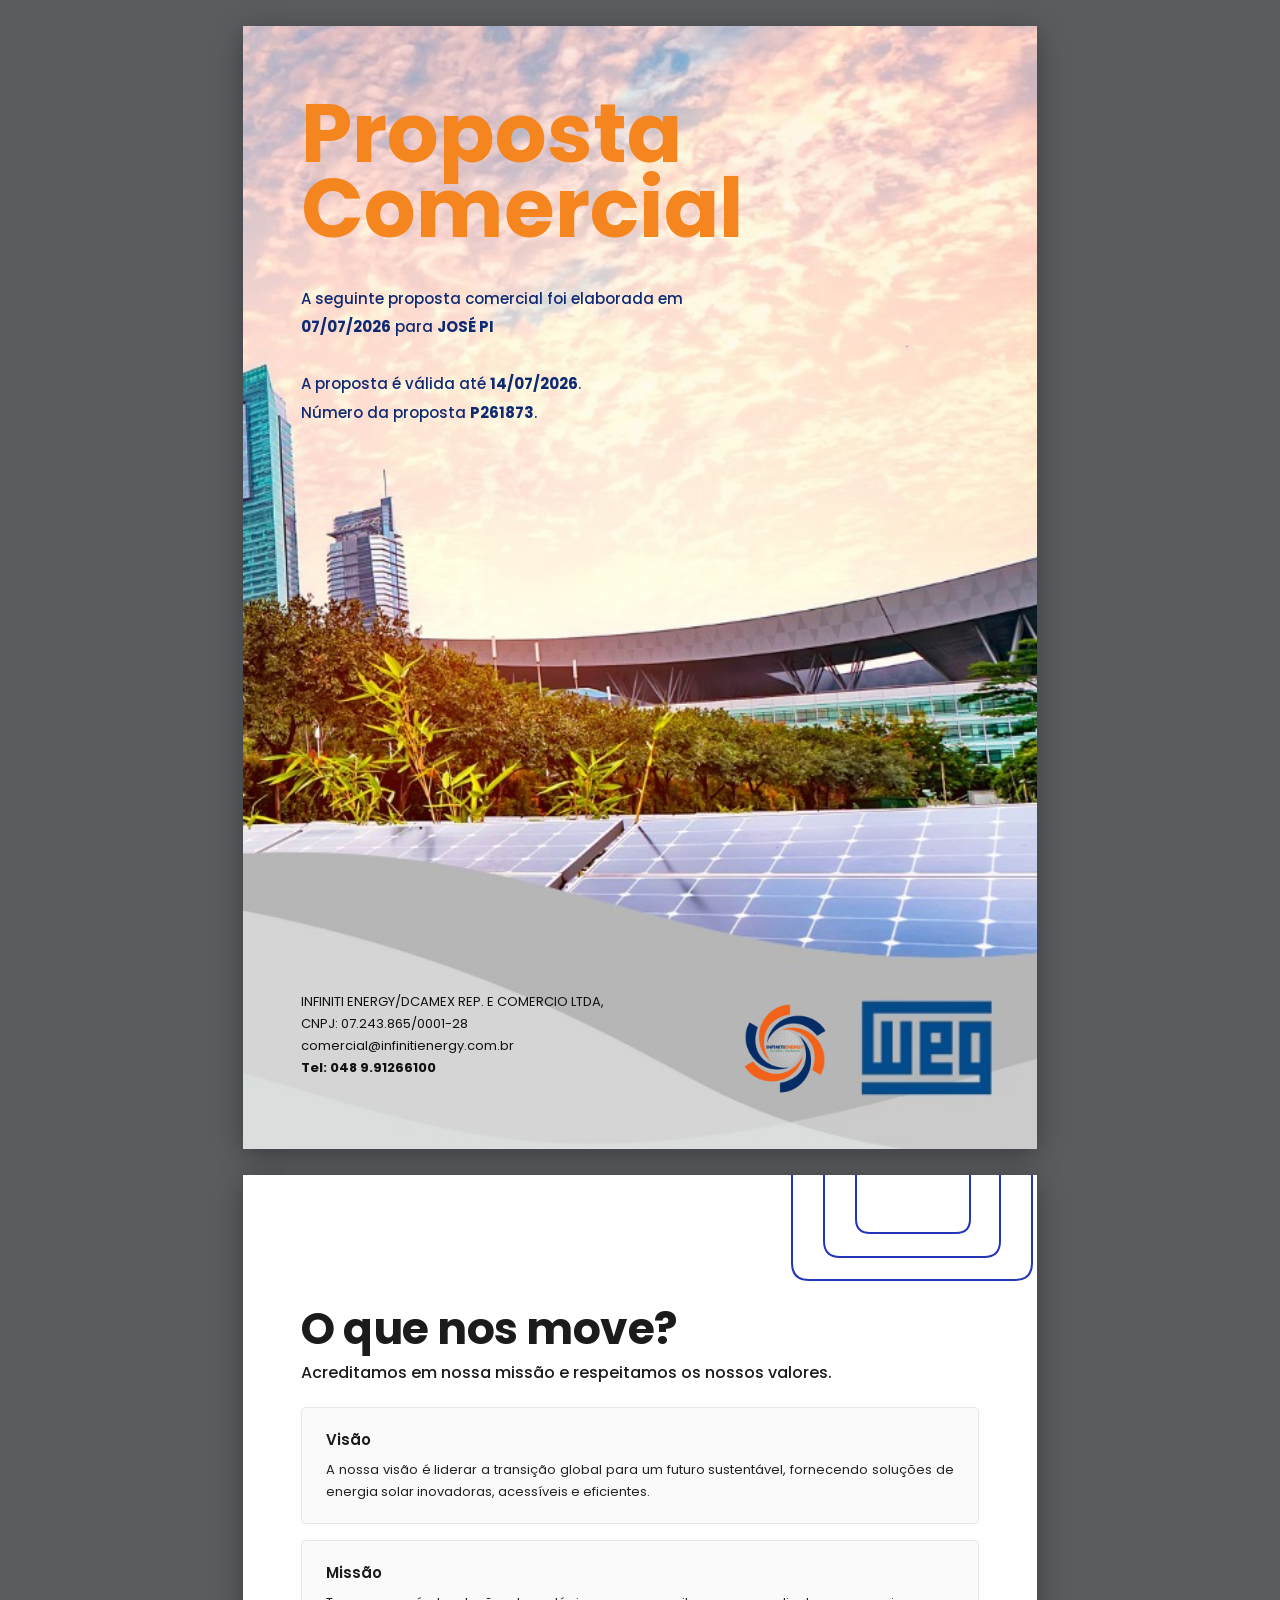
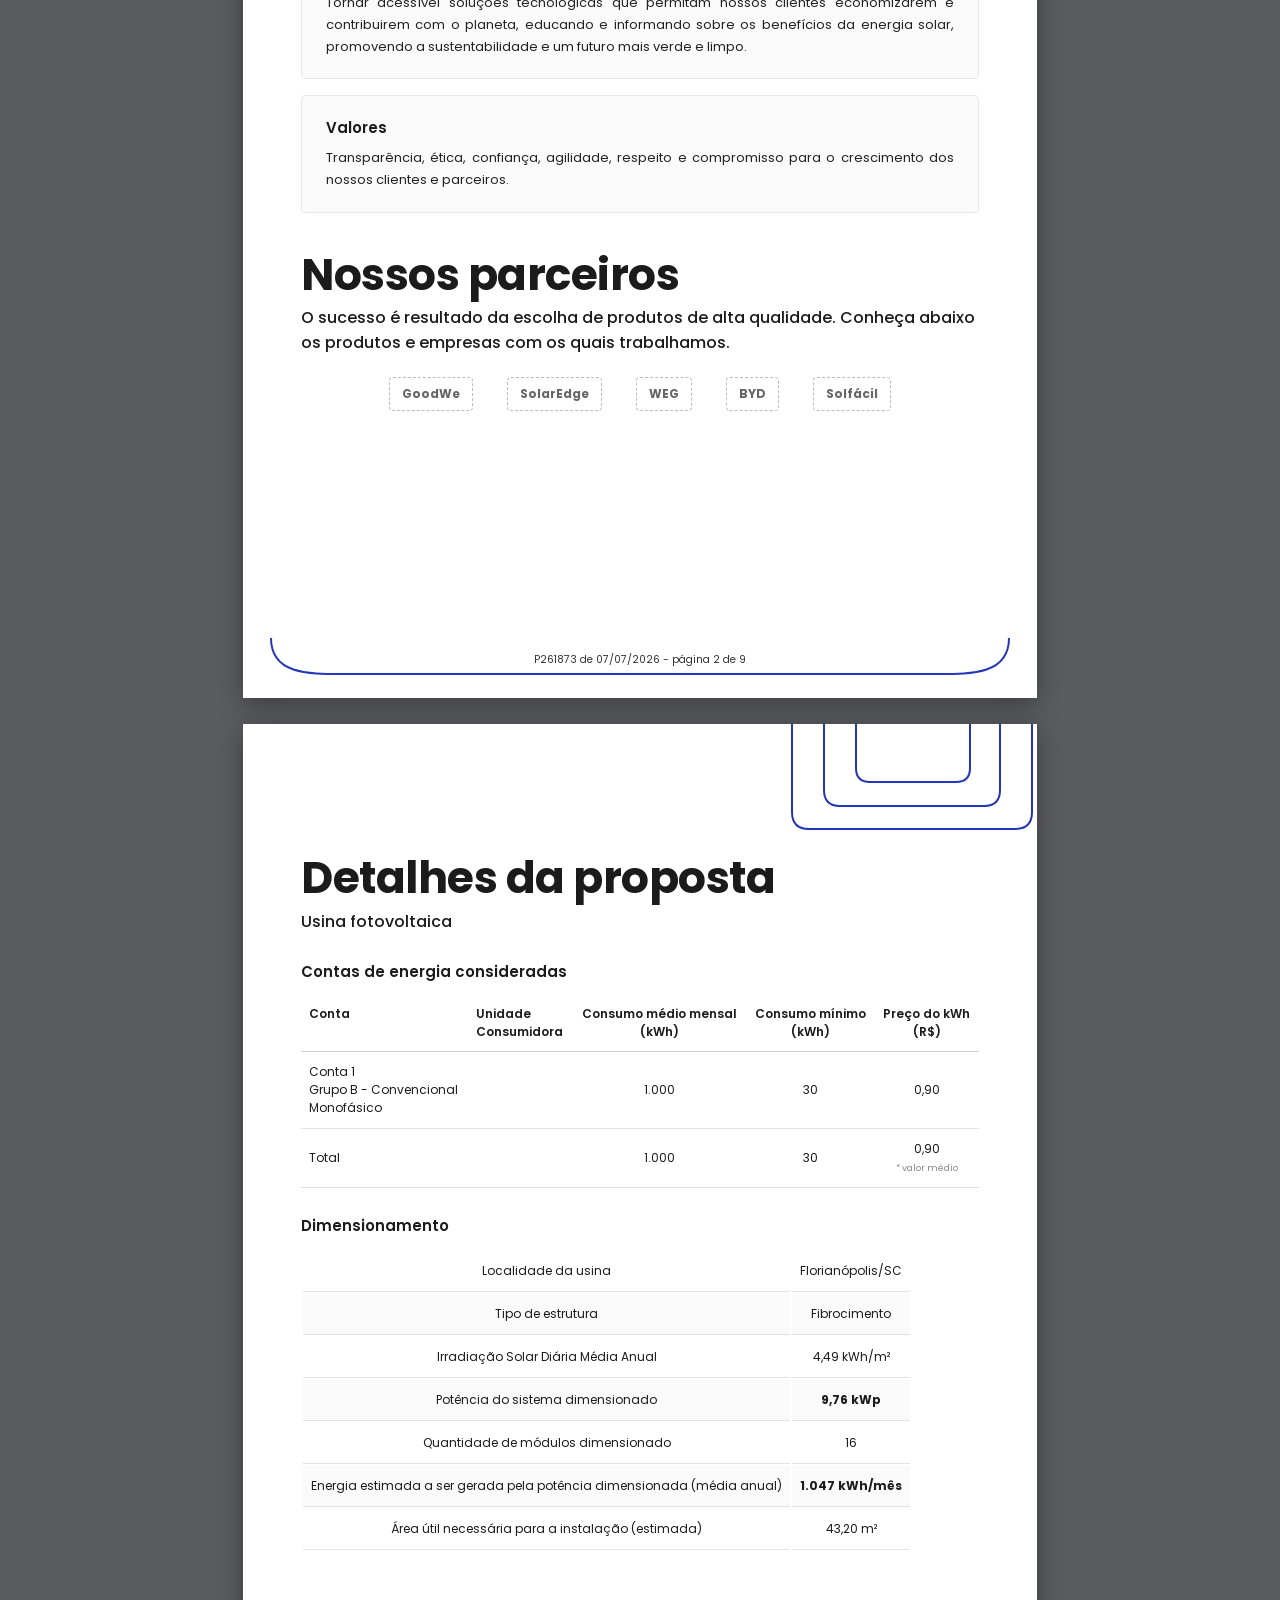
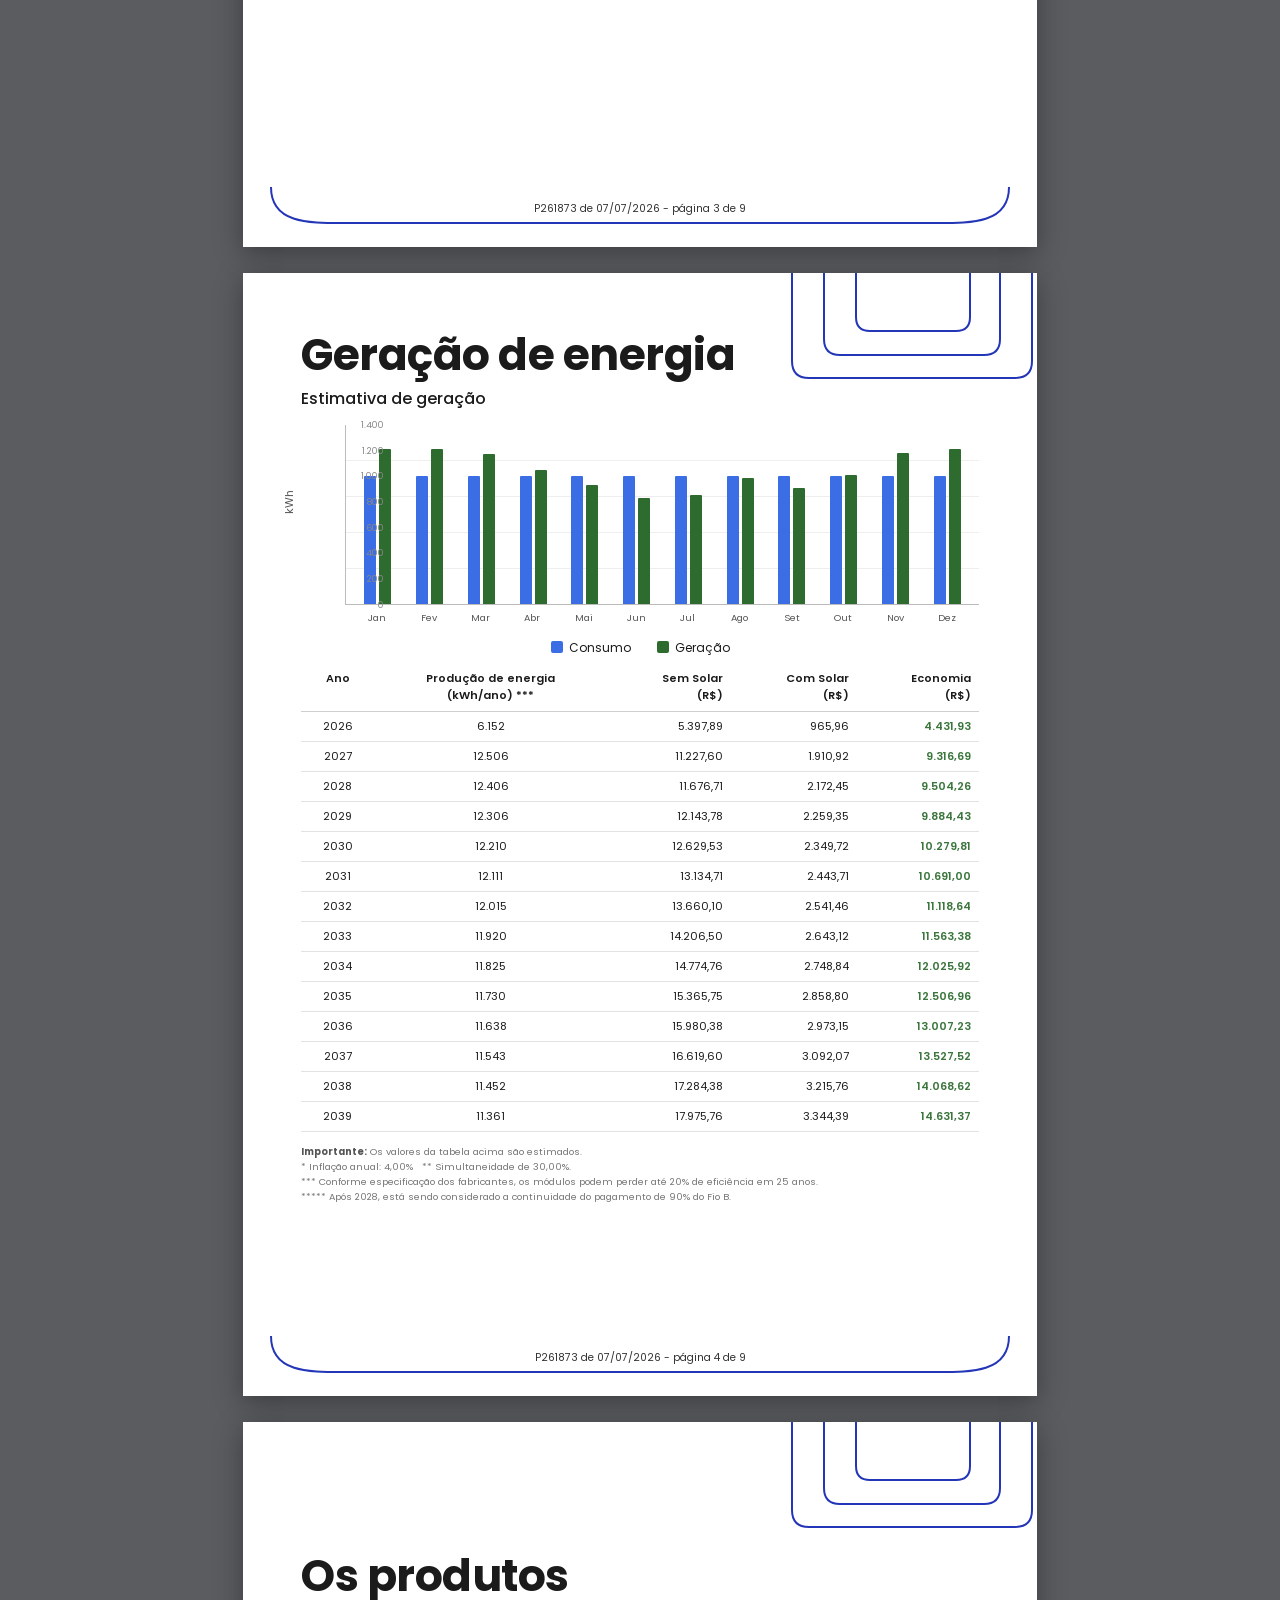
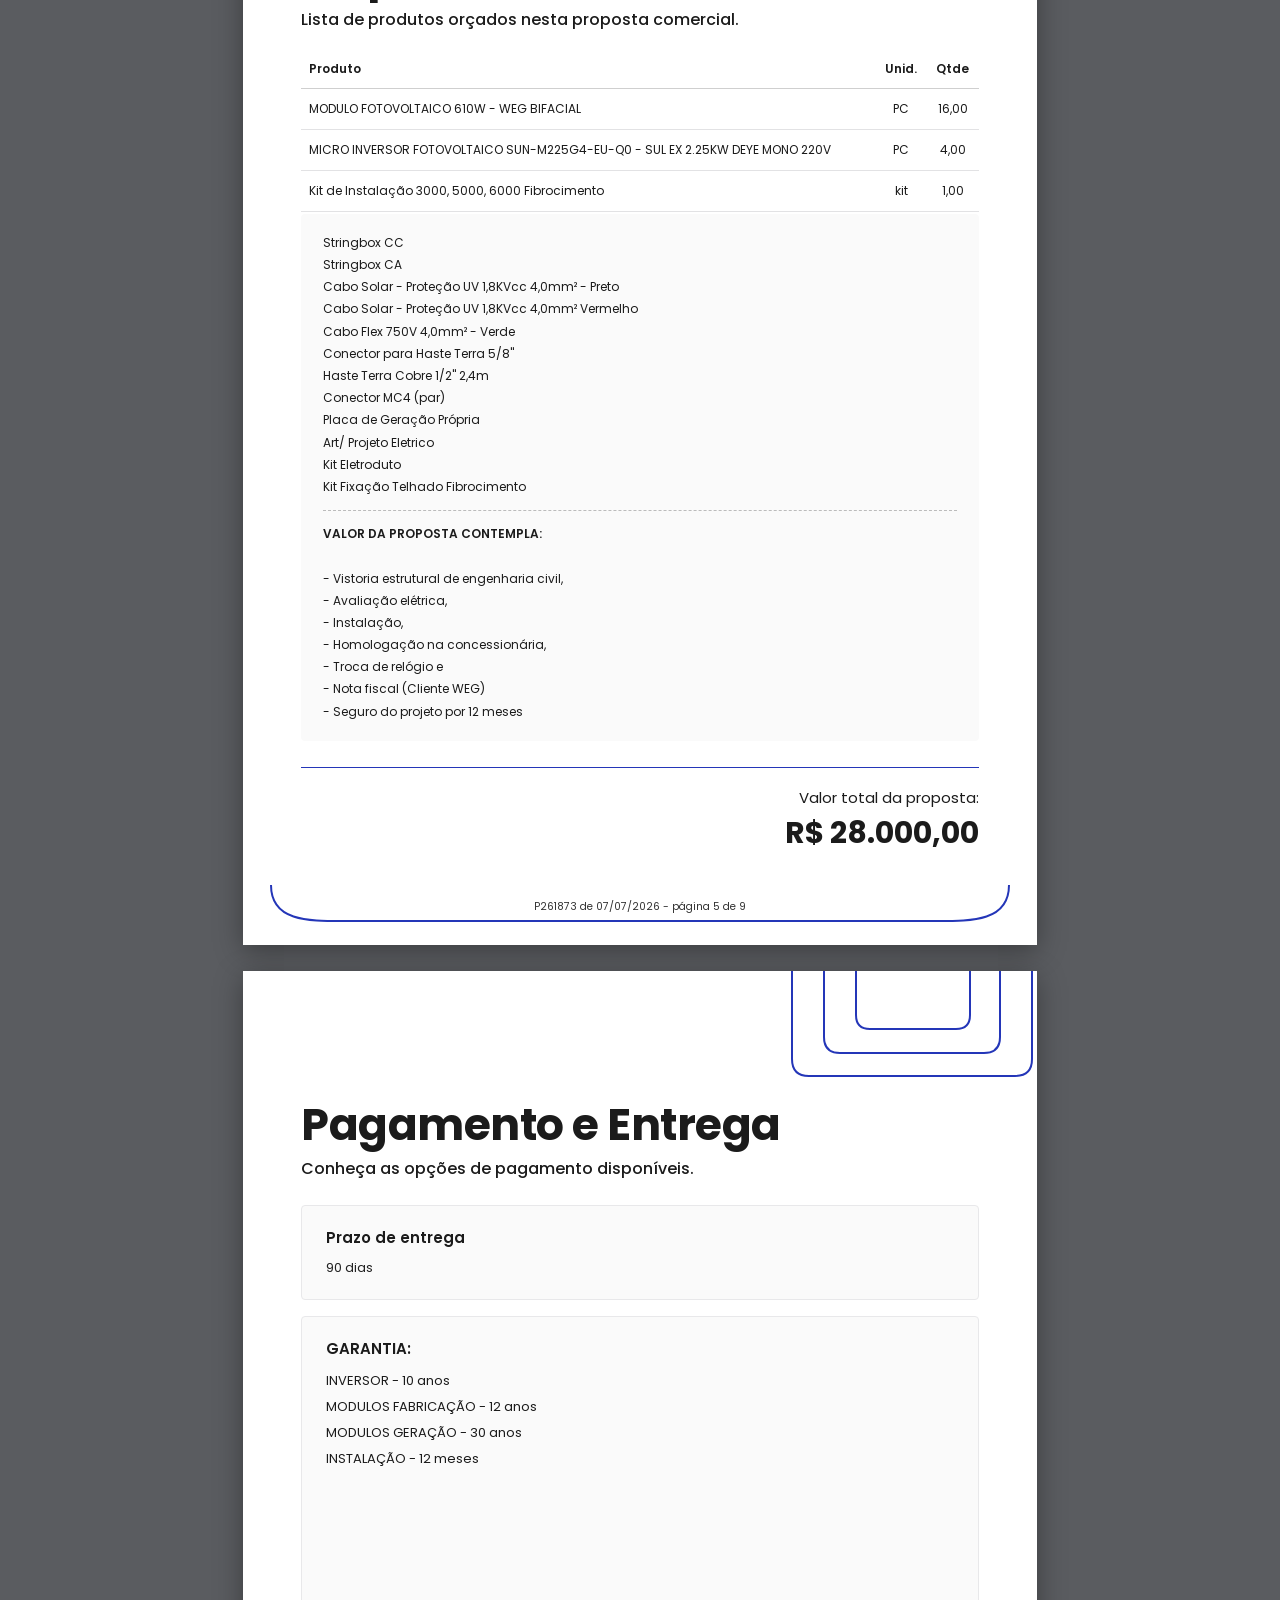
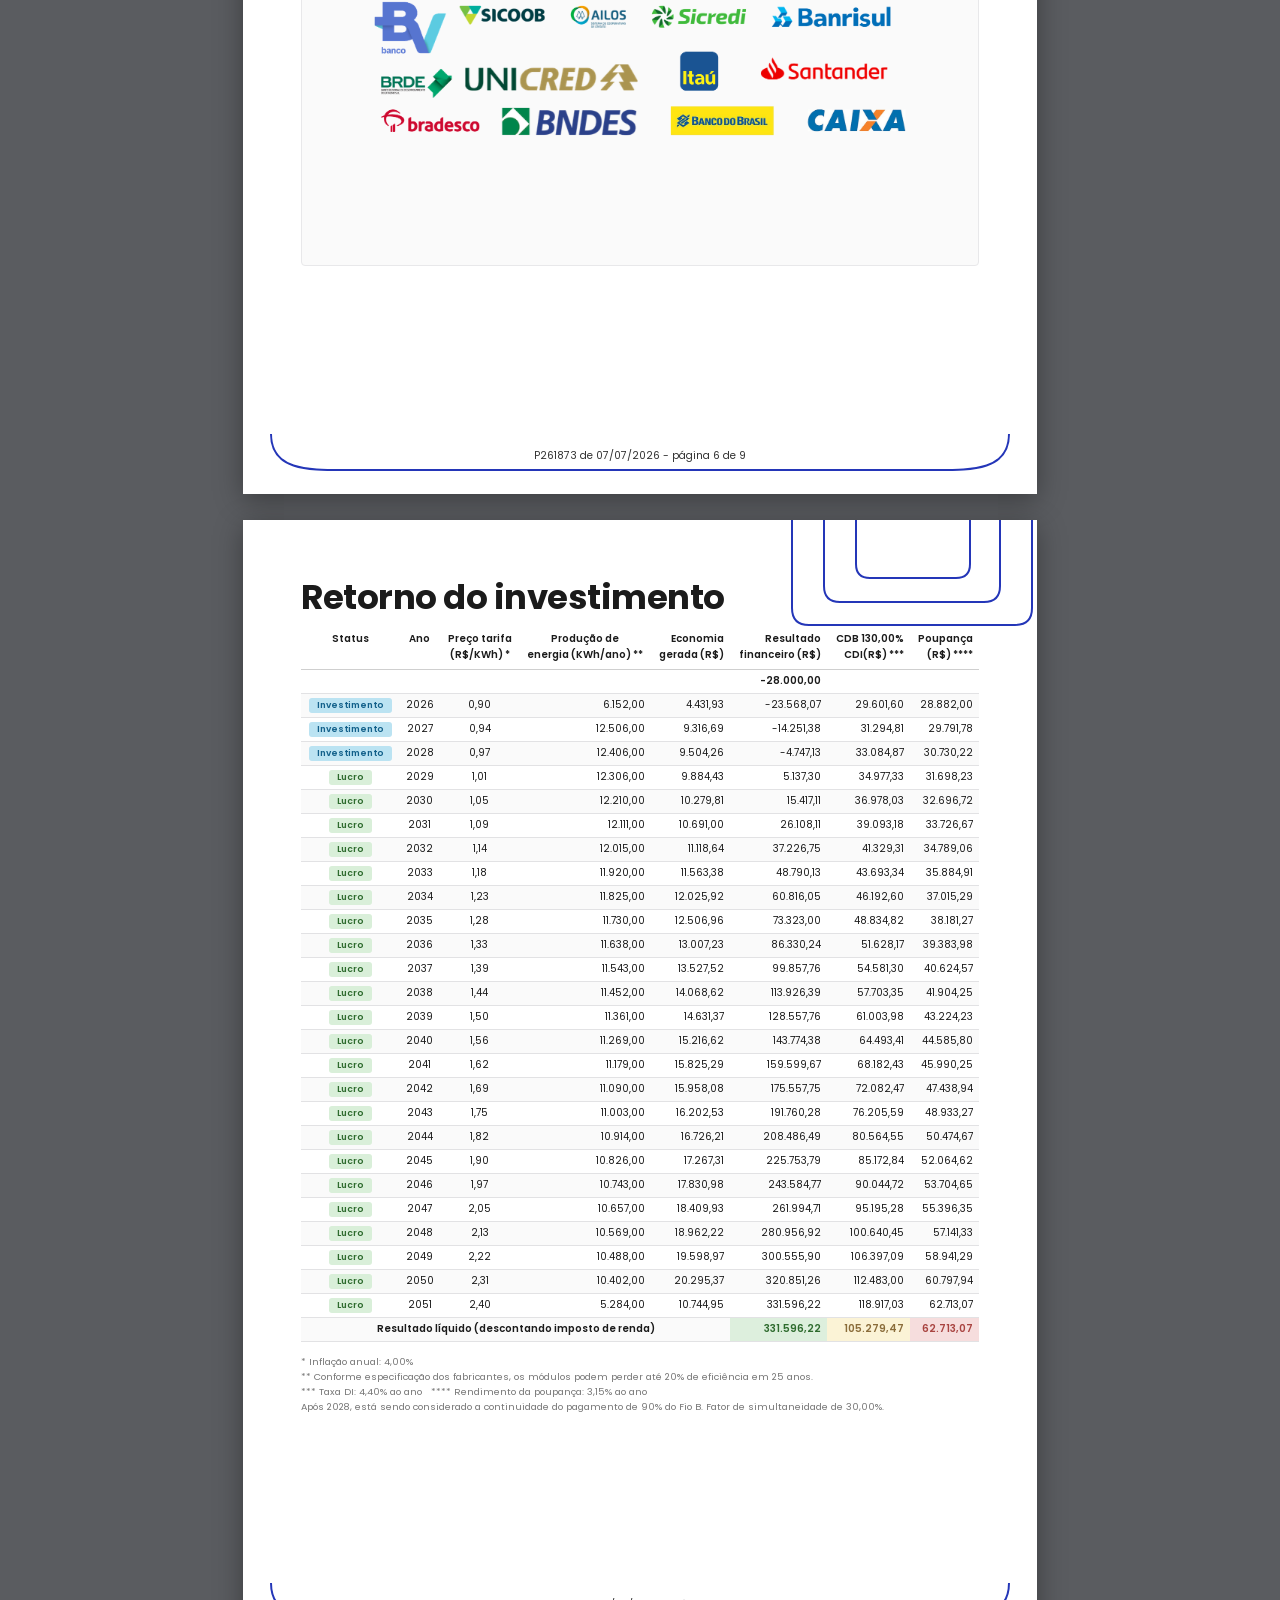
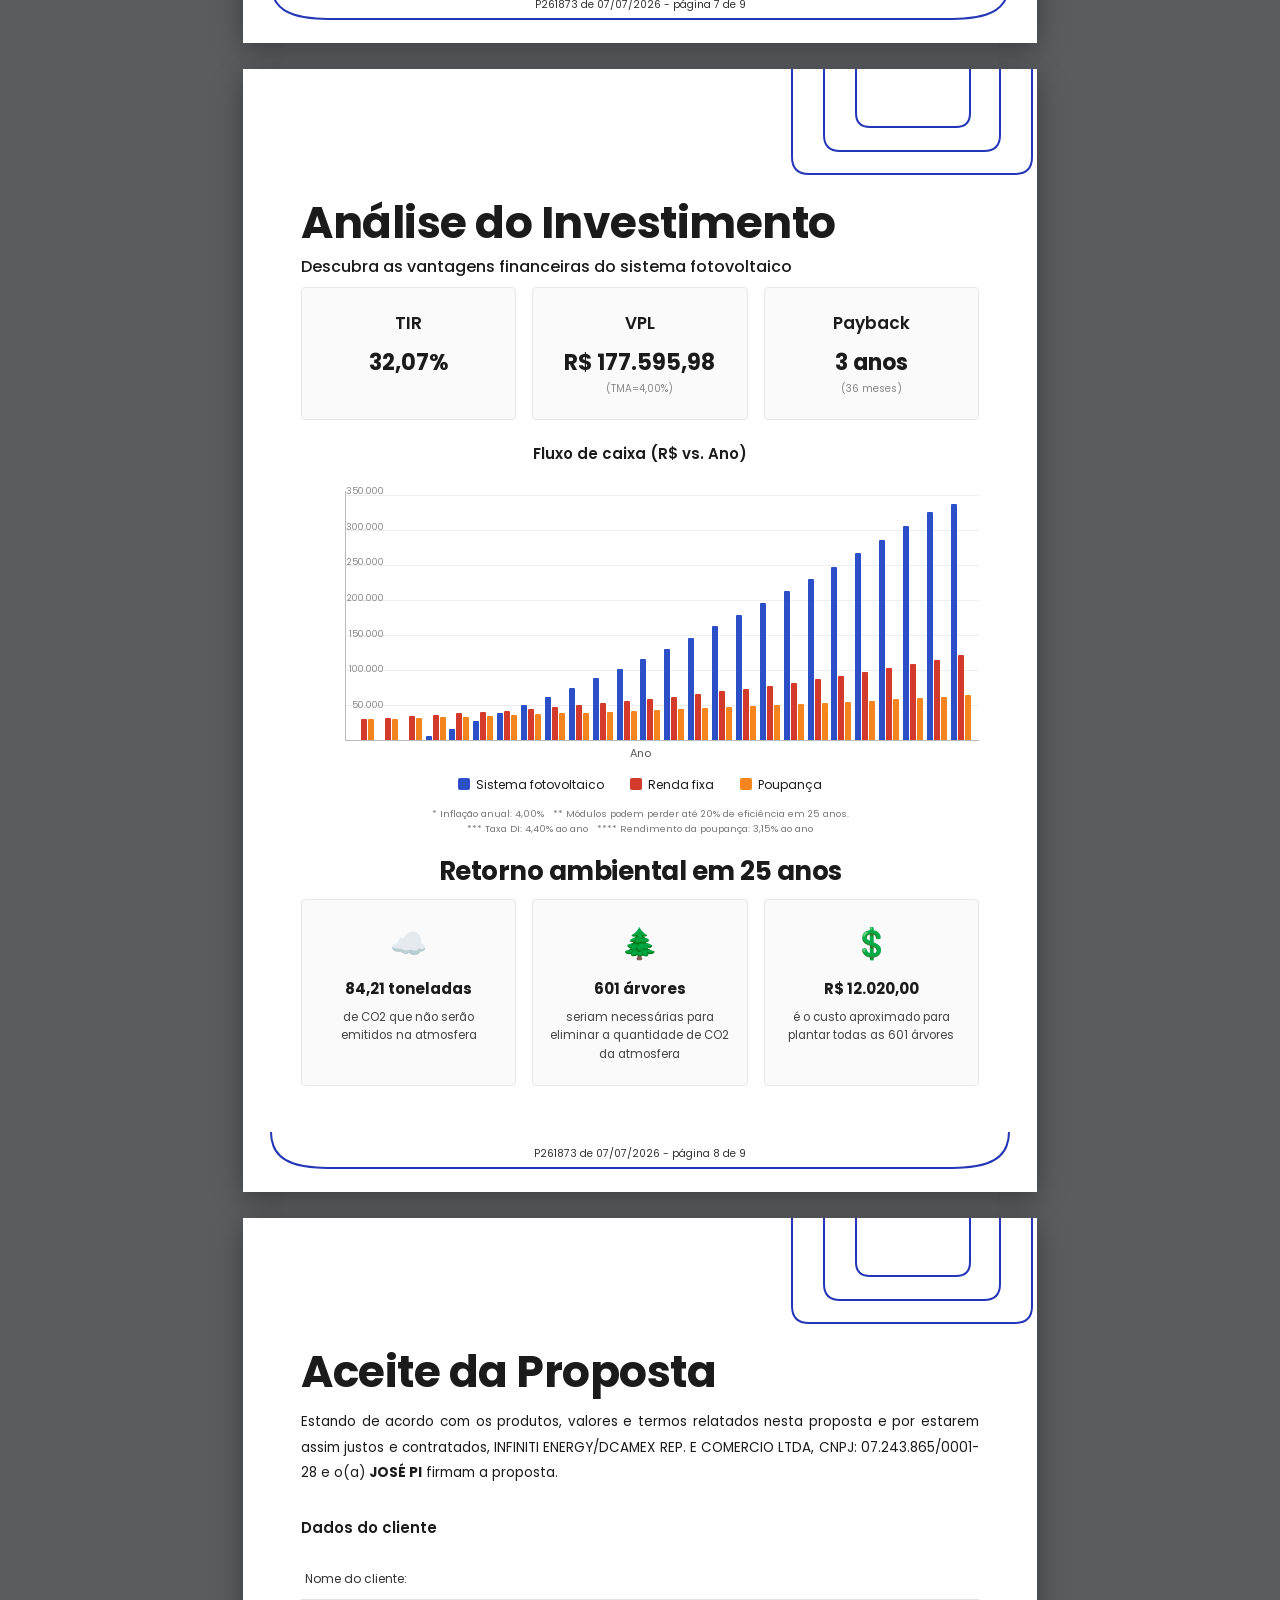
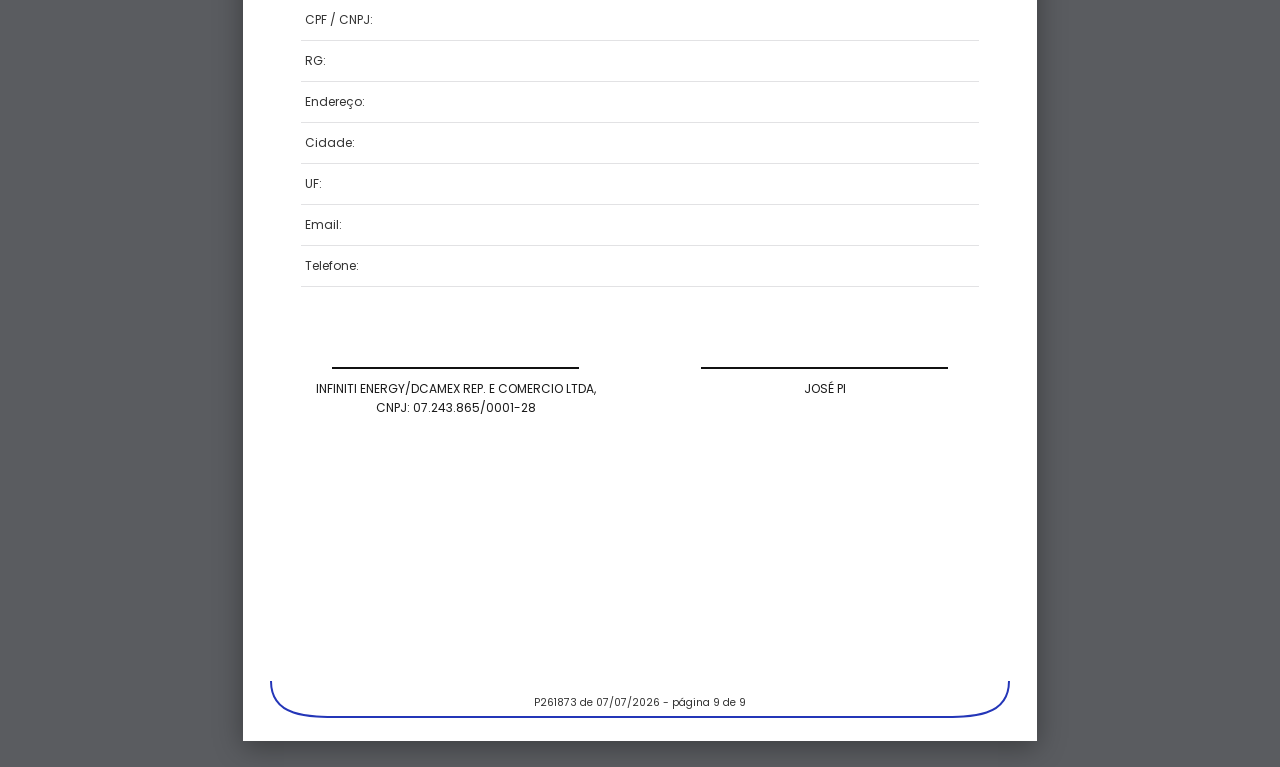
<file: index.html>
<!DOCTYPE html>
<html lang="pt-BR">
<head>
<meta charset="UTF-8">
<meta name="viewport" content="width=device-width, initial-scale=1.0">
<title>Proposta Comercial — Infiniti Energy</title>
<link rel="stylesheet" href="style.css">
</head>
<body>
<section class="page cover">
  <div class="bg"></div>
  <div class="cover-content">
    <h1 class="cover-title">Proposta<br>Comercial</h1>
    <!-- DINÂMICO: data de elaboração + nome do cliente -->
    <p class="cover-text">
      A seguinte proposta comercial foi elaborada em <strong data-field="proposta.data_elaboracao">07/07/2026</strong>
      para <strong data-field="cliente.nome">JOSÉ PI</strong><br><br>
      A proposta é válida até <strong data-field="proposta.data_validade">14/07/2026</strong>.<br>
      Número da proposta <strong data-field="proposta.numero">P261873</strong>.
    </p>
    <div class="cover-footer">
      <!-- FIXO: dados da empresa (o logo WEG já está embutido na imagem de fundo) -->
      <div class="cover-company">
        INFINITI ENERGY/DCAMEX REP. E COMERCIO LTDA,<br>
        CNPJ: 07.243.865/0001-28<br>
        comercial@infinitienergy.com.br<br>
        <span class="tel">Tel: 048 9.91266100</span>
      </div>
      <img class="cover-logo" src="assets/logo-infiniti.png" alt="Infiniti Energy">
    </div>
  </div>
</section>

<section class="page ">
<div class="deco-top"><svg viewBox="0 0 420 120" fill="none" xmlns="http://www.w3.org/2000/svg">
  <path d="M175,-20 L175,88 Q175,105 192,105 L398,105 Q415,105 415,88 L415,-20" stroke="var(--azul-deco)" stroke-width="2"/>
  <path d="M207,-20 L207,66 Q207,82 223,82 L367,82 Q383,82 383,66 L383,-20" stroke="var(--azul-deco)" stroke-width="2"/>
  <path d="M239,-20 L239,44 Q239,58 253,58 L339,58 Q353,58 353,44 L353,-20" stroke="var(--azul-deco)" stroke-width="2"/>
</svg></div>
<div class="page-inner">
<h1 class="section-title">O que nos move?</h1>
<p class="section-sub">Acreditamos em nossa missão e respeitamos os nossos valores.</p>

<!-- FIXO: textos institucionais -->
<div class="card" style="margin-top:22px">
  <h3>Visão</h3>
  <p>A nossa visão é liderar a transição global para um futuro sustentável, fornecendo soluções de energia solar inovadoras, acessíveis e eficientes.</p>
</div>
<div class="card">
  <h3>Missão</h3>
  <p>Tornar acessível soluções tecnológicas que permitam nossos clientes economizarem e contribuirem com o planeta, educando e informando sobre os benefícios da energia solar, promovendo a sustentabilidade e um futuro mais verde e limpo.</p>
</div>
<div class="card">
  <h3>Valores</h3>
  <p>Transparência, ética, confiança, agilidade, respeito e compromisso para o crescimento dos nossos clientes e parceiros.</p>
</div>

<h1 class="section-title" style="margin-top:40px">Nossos parceiros</h1>
<p class="section-sub">O sucesso é resultado da escolha de produtos de alta qualidade. Conheça abaixo os produtos e empresas com os quais trabalhamos.</p>
<!-- FIXO: logos dos fabricantes parceiros. Substituir os placeholders pelos PNGs oficiais. -->
<div class="partners">
  <span class="ph">GoodWe</span>
  <span class="ph">SolarEdge</span>
  <span class="ph">WEG</span>
  <span class="ph">BYD</span>
  <span class="ph">Solfácil</span>
</div>
</div>
<div class="deco-bottom"><svg viewBox="0 0 794 70" fill="none" preserveAspectRatio="none" xmlns="http://www.w3.org/2000/svg">
  <path d="M28,10 C28,46 64,46 100,46 L694,46 C730,46 766,46 766,10" stroke="var(--azul-deco)" stroke-width="2"/>
</svg></div><div class="footer-note">P261873 de 07/07/2026 - página 2 de 9</div>
</section>

<section class="page ">
<div class="deco-top"><svg viewBox="0 0 420 120" fill="none" xmlns="http://www.w3.org/2000/svg">
  <path d="M175,-20 L175,88 Q175,105 192,105 L398,105 Q415,105 415,88 L415,-20" stroke="var(--azul-deco)" stroke-width="2"/>
  <path d="M207,-20 L207,66 Q207,82 223,82 L367,82 Q383,82 383,66 L383,-20" stroke="var(--azul-deco)" stroke-width="2"/>
  <path d="M239,-20 L239,44 Q239,58 253,58 L339,58 Q353,58 353,44 L353,-20" stroke="var(--azul-deco)" stroke-width="2"/>
</svg></div>
<div class="page-inner">
<h1 class="section-title">Detalhes da proposta</h1>
<p class="section-sub">Usina fotovoltaica</p>

<div class="block-title">Contas de energia consideradas</div>
<!-- DINÂMICO: contas de energia do cliente -->
<table class="tbl">
  <thead><tr>
    <th>Conta</th><th>Unidade<br>Consumidora</th>
    <th class="center">Consumo médio mensal<br>(kWh)</th>
    <th class="center">Consumo mínimo<br>(kWh)</th>
    <th class="center">Preço do kWh<br>(R$)</th>
  </tr></thead>
  <tbody>
    <tr>
      <td>Conta 1<br>Grupo B - Convencional<br>Monofásico</td><td></td>
      <td class="center">1.000</td><td class="center">30</td><td class="center">0,90</td>
    </tr>
    <tr>
      <td>Total</td><td></td>
      <td class="center">1.000</td><td class="center">30</td>
      <td class="center">0,90<br><span style="font-size:9px;color:#888">* valor médio</span></td>
    </tr>
  </tbody>
</table>

<div class="block-title">Dimensionamento</div>
<!-- DINÂMICO: resultado do dimensionamento -->
<table class="spec">
  <tr><td>Localidade da usina</td><td class="" data-field="dim.localidade">Florianópolis/SC</td></tr>
  <tr><td>Tipo de estrutura</td><td data-field="dim.estrutura">Fibrocimento</td></tr>
  <tr><td>Irradiação Solar Diária Média Anual</td><td data-field="dim.irradiacao">4,49 kWh/m²</td></tr>
  <tr><td>Potência do sistema dimensionado</td><td class="hl" data-field="dim.potencia">9,76 kWp</td></tr>
  <tr><td>Quantidade de módulos dimensionado</td><td data-field="dim.modulos">16</td></tr>
  <tr><td>Energia estimada a ser gerada pela potência dimensionada (média anual)</td><td class="hl" data-field="dim.geracao">1.047 kWh/mês</td></tr>
  <tr><td>Área útil necessária para a instalação (estimada)</td><td data-field="dim.area">43,20 m²</td></tr>
</table>
</div>
<div class="deco-bottom"><svg viewBox="0 0 794 70" fill="none" preserveAspectRatio="none" xmlns="http://www.w3.org/2000/svg">
  <path d="M28,10 C28,46 64,46 100,46 L694,46 C730,46 766,46 766,10" stroke="var(--azul-deco)" stroke-width="2"/>
</svg></div><div class="footer-note">P261873 de 07/07/2026 - página 3 de 9</div>
</section>

<section class="page dense">
<div class="deco-top"><svg viewBox="0 0 420 120" fill="none" xmlns="http://www.w3.org/2000/svg">
  <path d="M175,-20 L175,88 Q175,105 192,105 L398,105 Q415,105 415,88 L415,-20" stroke="var(--azul-deco)" stroke-width="2"/>
  <path d="M207,-20 L207,66 Q207,82 223,82 L367,82 Q383,82 383,66 L383,-20" stroke="var(--azul-deco)" stroke-width="2"/>
  <path d="M239,-20 L239,44 Q239,58 253,58 L339,58 Q353,58 353,44 L353,-20" stroke="var(--azul-deco)" stroke-width="2"/>
</svg></div>
<div class="page-inner">
<h1 class="section-title">Geração de energia</h1>
<p class="section-sub">Estimativa de geração</p>

<!-- CALCULADO: gráfico consumo x geração mensal -->
<div class="chart sm">
  <div class="chart-plot"><div class="chart-y"><span style="bottom:0.0%">0</span><span style="bottom:14.3%">200</span><span style="bottom:28.6%">400</span><span style="bottom:42.9%">600</span><span style="bottom:57.1%">800</span><span style="bottom:71.4%">1.000</span><span style="bottom:85.7%">1.200</span><span style="bottom:100.0%">1.400</span></div><div class="bar-group"><div class="bar" style="height:71.4%;background:var(--g-consumo)"></div><div class="bar" style="height:86.4%;background:var(--g-geracao)"></div></div><div class="bar-group"><div class="bar" style="height:71.4%;background:var(--g-consumo)"></div><div class="bar" style="height:86.8%;background:var(--g-geracao)"></div></div><div class="bar-group"><div class="bar" style="height:71.4%;background:var(--g-consumo)"></div><div class="bar" style="height:83.6%;background:var(--g-geracao)"></div></div><div class="bar-group"><div class="bar" style="height:71.4%;background:var(--g-consumo)"></div><div class="bar" style="height:75.0%;background:var(--g-geracao)"></div></div><div class="bar-group"><div class="bar" style="height:71.4%;background:var(--g-consumo)"></div><div class="bar" style="height:66.4%;background:var(--g-geracao)"></div></div><div class="bar-group"><div class="bar" style="height:71.4%;background:var(--g-consumo)"></div><div class="bar" style="height:59.3%;background:var(--g-geracao)"></div></div><div class="bar-group"><div class="bar" style="height:71.4%;background:var(--g-consumo)"></div><div class="bar" style="height:60.7%;background:var(--g-geracao)"></div></div><div class="bar-group"><div class="bar" style="height:71.4%;background:var(--g-consumo)"></div><div class="bar" style="height:70.4%;background:var(--g-geracao)"></div></div><div class="bar-group"><div class="bar" style="height:71.4%;background:var(--g-consumo)"></div><div class="bar" style="height:65.0%;background:var(--g-geracao)"></div></div><div class="bar-group"><div class="bar" style="height:71.4%;background:var(--g-consumo)"></div><div class="bar" style="height:72.1%;background:var(--g-geracao)"></div></div><div class="bar-group"><div class="bar" style="height:71.4%;background:var(--g-consumo)"></div><div class="bar" style="height:84.3%;background:var(--g-geracao)"></div></div><div class="bar-group"><div class="bar" style="height:71.4%;background:var(--g-consumo)"></div><div class="bar" style="height:86.8%;background:var(--g-geracao)"></div></div></div>
  <div class="chart-x"><span>Jan</span><span>Fev</span><span>Mar</span><span>Abr</span><span>Mai</span><span>Jun</span><span>Jul</span><span>Ago</span><span>Set</span><span>Out</span><span>Nov</span><span>Dez</span></div>
  <div class="axis-y-label" style="top:80px">kWh</div>
  <div class="legend">
    <span><i style="background:var(--g-consumo)"></i>Consumo</span>
    <span><i style="background:var(--g-geracao)"></i>Geração</span>
  </div>
</div>

<!-- CALCULADO: estimativa ano a ano -->
<table class="tbl compact" style="margin-top:6px">
  <thead><tr>
    <th class="center">Ano</th>
    <th class="center">Produção de energia<br>(kWh/ano) ***</th>
    <th class="num">Sem Solar<br>(R$)</th>
    <th class="num">Com Solar<br>(R$)</th>
    <th class="num">Economia<br>(R$)</th>
  </tr></thead>
  <tbody><tr><td class="center">2026</td><td class="center">6.152</td><td class="num">5.397,89</td><td class="num">965,96</td><td class="num" style="color:var(--verde);font-weight:600">4.431,93</td></tr><tr><td class="center">2027</td><td class="center">12.506</td><td class="num">11.227,60</td><td class="num">1.910,92</td><td class="num" style="color:var(--verde);font-weight:600">9.316,69</td></tr><tr><td class="center">2028</td><td class="center">12.406</td><td class="num">11.676,71</td><td class="num">2.172,45</td><td class="num" style="color:var(--verde);font-weight:600">9.504,26</td></tr><tr><td class="center">2029</td><td class="center">12.306</td><td class="num">12.143,78</td><td class="num">2.259,35</td><td class="num" style="color:var(--verde);font-weight:600">9.884,43</td></tr><tr><td class="center">2030</td><td class="center">12.210</td><td class="num">12.629,53</td><td class="num">2.349,72</td><td class="num" style="color:var(--verde);font-weight:600">10.279,81</td></tr><tr><td class="center">2031</td><td class="center">12.111</td><td class="num">13.134,71</td><td class="num">2.443,71</td><td class="num" style="color:var(--verde);font-weight:600">10.691,00</td></tr><tr><td class="center">2032</td><td class="center">12.015</td><td class="num">13.660,10</td><td class="num">2.541,46</td><td class="num" style="color:var(--verde);font-weight:600">11.118,64</td></tr><tr><td class="center">2033</td><td class="center">11.920</td><td class="num">14.206,50</td><td class="num">2.643,12</td><td class="num" style="color:var(--verde);font-weight:600">11.563,38</td></tr><tr><td class="center">2034</td><td class="center">11.825</td><td class="num">14.774,76</td><td class="num">2.748,84</td><td class="num" style="color:var(--verde);font-weight:600">12.025,92</td></tr><tr><td class="center">2035</td><td class="center">11.730</td><td class="num">15.365,75</td><td class="num">2.858,80</td><td class="num" style="color:var(--verde);font-weight:600">12.506,96</td></tr><tr><td class="center">2036</td><td class="center">11.638</td><td class="num">15.980,38</td><td class="num">2.973,15</td><td class="num" style="color:var(--verde);font-weight:600">13.007,23</td></tr><tr><td class="center">2037</td><td class="center">11.543</td><td class="num">16.619,60</td><td class="num">3.092,07</td><td class="num" style="color:var(--verde);font-weight:600">13.527,52</td></tr><tr><td class="center">2038</td><td class="center">11.452</td><td class="num">17.284,38</td><td class="num">3.215,76</td><td class="num" style="color:var(--verde);font-weight:600">14.068,62</td></tr><tr><td class="center">2039</td><td class="center">11.361</td><td class="num">17.975,76</td><td class="num">3.344,39</td><td class="num" style="color:var(--verde);font-weight:600">14.631,37</td></tr></tbody>
</table>
<div class="note">
  <b>Importante:</b> Os valores da tabela acima são estimados.<br>
  * Inflação anual: 4,00% &nbsp; ** Simultaneidade de 30,00%.<br>
  *** Conforme especificação dos fabricantes, os módulos podem perder até 20% de eficiência em 25 anos.<br>
  ***** Após 2028, está sendo considerado a continuidade do pagamento de 90% do Fio B.
</div>
</div>
<div class="deco-bottom"><svg viewBox="0 0 794 70" fill="none" preserveAspectRatio="none" xmlns="http://www.w3.org/2000/svg">
  <path d="M28,10 C28,46 64,46 100,46 L694,46 C730,46 766,46 766,10" stroke="var(--azul-deco)" stroke-width="2"/>
</svg></div><div class="footer-note">P261873 de 07/07/2026 - página 4 de 9</div>
</section>

<section class="page ">
<div class="deco-top"><svg viewBox="0 0 420 120" fill="none" xmlns="http://www.w3.org/2000/svg">
  <path d="M175,-20 L175,88 Q175,105 192,105 L398,105 Q415,105 415,88 L415,-20" stroke="var(--azul-deco)" stroke-width="2"/>
  <path d="M207,-20 L207,66 Q207,82 223,82 L367,82 Q383,82 383,66 L383,-20" stroke="var(--azul-deco)" stroke-width="2"/>
  <path d="M239,-20 L239,44 Q239,58 253,58 L339,58 Q353,58 353,44 L353,-20" stroke="var(--azul-deco)" stroke-width="2"/>
</svg></div>
<div class="page-inner">
<h1 class="section-title">Os produtos</h1>
<p class="section-sub">Lista de produtos orçados nesta proposta comercial.</p>

<!-- DINÂMICO: lista de produtos (depende do kit dimensionado) -->
<table class="tbl" style="margin-top:18px">
  <thead><tr><th>Produto</th><th class="center">Unid.</th><th class="center">Qtde</th></tr></thead>
  <tbody>
    <tr><td>MODULO FOTOVOLTAICO 610W - WEG BIFACIAL</td><td class="center">PC</td><td class="center">16,00</td></tr>
    <tr><td>MICRO INVERSOR FOTOVOLTAICO SUN-M225G4-EU-Q0 - SUL EX 2.25KW DEYE MONO 220V</td><td class="center">PC</td><td class="center">4,00</td></tr>
    <tr><td>Kit de Instalação 3000, 5000, 6000 Fibrocimento</td><td class="center">kit</td><td class="center">1,00</td></tr>
  </tbody>
</table>

<div class="prod-extra">
  Stringbox CC<br>Stringbox CA<br>
  Cabo Solar - Proteção UV 1,8KVcc 4,0mm² - Preto<br>
  Cabo Solar - Proteção UV 1,8KVcc 4,0mm² Vermelho<br>
  Cabo Flex 750V 4,0mm² - Verde<br>
  Conector para Haste Terra 5/8"<br>Haste Terra Cobre 1/2" 2,4m<br>
  Conector MC4 (par)<br>Placa de Geração Própria<br>
  Art/ Projeto Eletrico<br>Kit Eletroduto<br>Kit Fixação Telhado Fibrocimento
  <hr>
  <b>VALOR DA PROPOSTA CONTEMPLA:</b><br><br>
  - Vistoria estrutural de engenharia civil,<br>- Avaliação elétrica,<br>- Instalação,<br>
  - Homologação na concessionária,<br>- Troca de relógio e<br>- Nota fiscal (Cliente WEG)<br>
  - Seguro do projeto por 12 meses
</div>

<!-- DINÂMICO: valor total -->
<div class="total-box">
  <div class="lbl">Valor total da proposta:</div>
  <div class="val" data-field="proposta.valor_total">R$ 28.000,00</div>
</div>
</div>
<div class="deco-bottom"><svg viewBox="0 0 794 70" fill="none" preserveAspectRatio="none" xmlns="http://www.w3.org/2000/svg">
  <path d="M28,10 C28,46 64,46 100,46 L694,46 C730,46 766,46 766,10" stroke="var(--azul-deco)" stroke-width="2"/>
</svg></div><div class="footer-note">P261873 de 07/07/2026 - página 5 de 9</div>
</section>

<section class="page ">
<div class="deco-top"><svg viewBox="0 0 420 120" fill="none" xmlns="http://www.w3.org/2000/svg">
  <path d="M175,-20 L175,88 Q175,105 192,105 L398,105 Q415,105 415,88 L415,-20" stroke="var(--azul-deco)" stroke-width="2"/>
  <path d="M207,-20 L207,66 Q207,82 223,82 L367,82 Q383,82 383,66 L383,-20" stroke="var(--azul-deco)" stroke-width="2"/>
  <path d="M239,-20 L239,44 Q239,58 253,58 L339,58 Q353,58 353,44 L353,-20" stroke="var(--azul-deco)" stroke-width="2"/>
</svg></div>
<div class="page-inner">
<h1 class="section-title">Pagamento e Entrega</h1>
<p class="section-sub">Conheça as opções de pagamento disponíveis.</p>

<div class="card" style="margin-top:24px">
  <h3>Prazo de entrega</h3>
  <p style="font-size:13px">90 dias</p>
</div>

<div class="card">
  <h3>GARANTIA:</h3>
  <div class="warranty">
    INVERSOR - 10 anos<br>
    MODULOS FABRICAÇÃO - 12 anos<br>
    MODULOS GERAÇÃO - 30 anos<br>
    INSTALAÇÃO - 12 meses
  </div>
  <!-- FIXO: logos dos bancos de financiamento -->
  <div class="banks"><img src="assets/bancos.png" alt="Bancos de financiamento"></div>
</div>
</div>
<div class="deco-bottom"><svg viewBox="0 0 794 70" fill="none" preserveAspectRatio="none" xmlns="http://www.w3.org/2000/svg">
  <path d="M28,10 C28,46 64,46 100,46 L694,46 C730,46 766,46 766,10" stroke="var(--azul-deco)" stroke-width="2"/>
</svg></div><div class="footer-note">P261873 de 07/07/2026 - página 6 de 9</div>
</section>

<section class="page dense">
<div class="deco-top"><svg viewBox="0 0 420 120" fill="none" xmlns="http://www.w3.org/2000/svg">
  <path d="M175,-20 L175,88 Q175,105 192,105 L398,105 Q415,105 415,88 L415,-20" stroke="var(--azul-deco)" stroke-width="2"/>
  <path d="M207,-20 L207,66 Q207,82 223,82 L367,82 Q383,82 383,66 L383,-20" stroke="var(--azul-deco)" stroke-width="2"/>
  <path d="M239,-20 L239,44 Q239,58 253,58 L339,58 Q353,58 353,44 L353,-20" stroke="var(--azul-deco)" stroke-width="2"/>
</svg></div>
<div class="page-inner">
<h1 class="section-title" style="font-size:34px">Retorno do investimento</h1>
<!-- CALCULADO: projeção de 26 anos -->
<table class="tbl tbl-zebra tiny" style="margin-top:10px">
  <thead><tr>
    <th class="center">Status</th><th class="center">Ano</th>
    <th class="center">Preço tarifa<br>(R$/KWh) *</th>
    <th class="center">Produção de<br>energia (KWh/ano) **</th>
    <th class="num">Economia<br>gerada (R$)</th>
    <th class="num">Resultado<br>financeiro (R$)</th>
    <th class="num">CDB 130,00%<br>CDI(R$) ***</th>
    <th class="num">Poupança<br>(R$) ****</th>
  </tr></thead>
  <tbody><tr><td></td><td></td><td></td><td></td><td></td><td class="num" style="font-weight:600">-28.000,00</td><td></td><td></td></tr><tr><td class="center"><span class="badge badge-inv">Investimento</span></td><td class="center">2026</td><td class="center">0,90</td><td class="num">6.152,00</td><td class="num">4.431,93</td><td class="num">-23.568,07</td><td class="num">29.601,60</td><td class="num">28.882,00</td></tr><tr><td class="center"><span class="badge badge-inv">Investimento</span></td><td class="center">2027</td><td class="center">0,94</td><td class="num">12.506,00</td><td class="num">9.316,69</td><td class="num">-14.251,38</td><td class="num">31.294,81</td><td class="num">29.791,78</td></tr><tr><td class="center"><span class="badge badge-inv">Investimento</span></td><td class="center">2028</td><td class="center">0,97</td><td class="num">12.406,00</td><td class="num">9.504,26</td><td class="num">-4.747,13</td><td class="num">33.084,87</td><td class="num">30.730,22</td></tr><tr><td class="center"><span class="badge badge-lucro">Lucro</span></td><td class="center">2029</td><td class="center">1,01</td><td class="num">12.306,00</td><td class="num">9.884,43</td><td class="num">5.137,30</td><td class="num">34.977,33</td><td class="num">31.698,23</td></tr><tr><td class="center"><span class="badge badge-lucro">Lucro</span></td><td class="center">2030</td><td class="center">1,05</td><td class="num">12.210,00</td><td class="num">10.279,81</td><td class="num">15.417,11</td><td class="num">36.978,03</td><td class="num">32.696,72</td></tr><tr><td class="center"><span class="badge badge-lucro">Lucro</span></td><td class="center">2031</td><td class="center">1,09</td><td class="num">12.111,00</td><td class="num">10.691,00</td><td class="num">26.108,11</td><td class="num">39.093,18</td><td class="num">33.726,67</td></tr><tr><td class="center"><span class="badge badge-lucro">Lucro</span></td><td class="center">2032</td><td class="center">1,14</td><td class="num">12.015,00</td><td class="num">11.118,64</td><td class="num">37.226,75</td><td class="num">41.329,31</td><td class="num">34.789,06</td></tr><tr><td class="center"><span class="badge badge-lucro">Lucro</span></td><td class="center">2033</td><td class="center">1,18</td><td class="num">11.920,00</td><td class="num">11.563,38</td><td class="num">48.790,13</td><td class="num">43.693,34</td><td class="num">35.884,91</td></tr><tr><td class="center"><span class="badge badge-lucro">Lucro</span></td><td class="center">2034</td><td class="center">1,23</td><td class="num">11.825,00</td><td class="num">12.025,92</td><td class="num">60.816,05</td><td class="num">46.192,60</td><td class="num">37.015,29</td></tr><tr><td class="center"><span class="badge badge-lucro">Lucro</span></td><td class="center">2035</td><td class="center">1,28</td><td class="num">11.730,00</td><td class="num">12.506,96</td><td class="num">73.323,00</td><td class="num">48.834,82</td><td class="num">38.181,27</td></tr><tr><td class="center"><span class="badge badge-lucro">Lucro</span></td><td class="center">2036</td><td class="center">1,33</td><td class="num">11.638,00</td><td class="num">13.007,23</td><td class="num">86.330,24</td><td class="num">51.628,17</td><td class="num">39.383,98</td></tr><tr><td class="center"><span class="badge badge-lucro">Lucro</span></td><td class="center">2037</td><td class="center">1,39</td><td class="num">11.543,00</td><td class="num">13.527,52</td><td class="num">99.857,76</td><td class="num">54.581,30</td><td class="num">40.624,57</td></tr><tr><td class="center"><span class="badge badge-lucro">Lucro</span></td><td class="center">2038</td><td class="center">1,44</td><td class="num">11.452,00</td><td class="num">14.068,62</td><td class="num">113.926,39</td><td class="num">57.703,35</td><td class="num">41.904,25</td></tr><tr><td class="center"><span class="badge badge-lucro">Lucro</span></td><td class="center">2039</td><td class="center">1,50</td><td class="num">11.361,00</td><td class="num">14.631,37</td><td class="num">128.557,76</td><td class="num">61.003,98</td><td class="num">43.224,23</td></tr><tr><td class="center"><span class="badge badge-lucro">Lucro</span></td><td class="center">2040</td><td class="center">1,56</td><td class="num">11.269,00</td><td class="num">15.216,62</td><td class="num">143.774,38</td><td class="num">64.493,41</td><td class="num">44.585,80</td></tr><tr><td class="center"><span class="badge badge-lucro">Lucro</span></td><td class="center">2041</td><td class="center">1,62</td><td class="num">11.179,00</td><td class="num">15.825,29</td><td class="num">159.599,67</td><td class="num">68.182,43</td><td class="num">45.990,25</td></tr><tr><td class="center"><span class="badge badge-lucro">Lucro</span></td><td class="center">2042</td><td class="center">1,69</td><td class="num">11.090,00</td><td class="num">15.958,08</td><td class="num">175.557,75</td><td class="num">72.082,47</td><td class="num">47.438,94</td></tr><tr><td class="center"><span class="badge badge-lucro">Lucro</span></td><td class="center">2043</td><td class="center">1,75</td><td class="num">11.003,00</td><td class="num">16.202,53</td><td class="num">191.760,28</td><td class="num">76.205,59</td><td class="num">48.933,27</td></tr><tr><td class="center"><span class="badge badge-lucro">Lucro</span></td><td class="center">2044</td><td class="center">1,82</td><td class="num">10.914,00</td><td class="num">16.726,21</td><td class="num">208.486,49</td><td class="num">80.564,55</td><td class="num">50.474,67</td></tr><tr><td class="center"><span class="badge badge-lucro">Lucro</span></td><td class="center">2045</td><td class="center">1,90</td><td class="num">10.826,00</td><td class="num">17.267,31</td><td class="num">225.753,79</td><td class="num">85.172,84</td><td class="num">52.064,62</td></tr><tr><td class="center"><span class="badge badge-lucro">Lucro</span></td><td class="center">2046</td><td class="center">1,97</td><td class="num">10.743,00</td><td class="num">17.830,98</td><td class="num">243.584,77</td><td class="num">90.044,72</td><td class="num">53.704,65</td></tr><tr><td class="center"><span class="badge badge-lucro">Lucro</span></td><td class="center">2047</td><td class="center">2,05</td><td class="num">10.657,00</td><td class="num">18.409,93</td><td class="num">261.994,71</td><td class="num">95.195,28</td><td class="num">55.396,35</td></tr><tr><td class="center"><span class="badge badge-lucro">Lucro</span></td><td class="center">2048</td><td class="center">2,13</td><td class="num">10.569,00</td><td class="num">18.962,22</td><td class="num">280.956,92</td><td class="num">100.640,45</td><td class="num">57.141,33</td></tr><tr><td class="center"><span class="badge badge-lucro">Lucro</span></td><td class="center">2049</td><td class="center">2,22</td><td class="num">10.488,00</td><td class="num">19.598,97</td><td class="num">300.555,90</td><td class="num">106.397,09</td><td class="num">58.941,29</td></tr><tr><td class="center"><span class="badge badge-lucro">Lucro</span></td><td class="center">2050</td><td class="center">2,31</td><td class="num">10.402,00</td><td class="num">20.295,37</td><td class="num">320.851,26</td><td class="num">112.483,00</td><td class="num">60.797,94</td></tr><tr><td class="center"><span class="badge badge-lucro">Lucro</span></td><td class="center">2051</td><td class="center">2,40</td><td class="num">5.284,00</td><td class="num">10.744,95</td><td class="num">331.596,22</td><td class="num">118.917,03</td><td class="num">62.713,07</td></tr>
    <tr>
      <td colspan="5" class="center" style="font-weight:600">Resultado líquido (descontando imposto de renda)</td>
      <td class="num cell-verde">331.596,22</td>
      <td class="num cell-creme">105.279,47</td>
      <td class="num cell-rosa">62.713,07</td>
    </tr>
  </tbody>
</table>
<div class="note">
  * Inflação anual: 4,00%<br>
  ** Conforme especificação dos fabricantes, os módulos podem perder até 20% de eficiência em 25 anos.<br>
  *** Taxa DI: 4,40% ao ano &nbsp; **** Rendimento da poupança: 3,15% ao ano<br>
  Após 2028, está sendo considerado a continuidade do pagamento de 90% do Fio B. Fator de simultaneidade de 30,00%.
</div>
</div>
<div class="deco-bottom"><svg viewBox="0 0 794 70" fill="none" preserveAspectRatio="none" xmlns="http://www.w3.org/2000/svg">
  <path d="M28,10 C28,46 64,46 100,46 L694,46 C730,46 766,46 766,10" stroke="var(--azul-deco)" stroke-width="2"/>
</svg></div><div class="footer-note">P261873 de 07/07/2026 - página 7 de 9</div>
</section>

<section class="page ">
<div class="deco-top"><svg viewBox="0 0 420 120" fill="none" xmlns="http://www.w3.org/2000/svg">
  <path d="M175,-20 L175,88 Q175,105 192,105 L398,105 Q415,105 415,88 L415,-20" stroke="var(--azul-deco)" stroke-width="2"/>
  <path d="M207,-20 L207,66 Q207,82 223,82 L367,82 Q383,82 383,66 L383,-20" stroke="var(--azul-deco)" stroke-width="2"/>
  <path d="M239,-20 L239,44 Q239,58 253,58 L339,58 Q353,58 353,44 L353,-20" stroke="var(--azul-deco)" stroke-width="2"/>
</svg></div>
<div class="page-inner">
<h1 class="section-title">Análise do Investimento</h1>
<p class="section-sub">Descubra as vantagens financeiras do sistema fotovoltaico</p>

<!-- CALCULADO: indicadores financeiros -->
<div class="kpis">
  <div class="kpi"><div class="lbl">TIR</div><div class="val" data-field="analise.tir">32,07%</div></div>
  <div class="kpi"><div class="lbl">VPL</div><div class="val" data-field="analise.vpl">R$ 177.595,98</div><div class="sub">(TMA=4,00%)</div></div>
  <div class="kpi"><div class="lbl">Payback</div><div class="val" data-field="analise.payback">3 anos</div><div class="sub">(36 meses)</div></div>
</div>

<div class="chart-title">Fluxo de caixa (R$ vs. Ano)</div>
<div class="chart">
  <div class="chart-plot" style="background:repeating-linear-gradient(to top,transparent 0,transparent 34px,#eee 34px,#eee 35px)">
    <div class="chart-y"><span style="bottom:14.3%">50.000</span><span style="bottom:28.6%">100.000</span><span style="bottom:42.9%">150.000</span><span style="bottom:57.1%">200.000</span><span style="bottom:71.4%">250.000</span><span style="bottom:85.7%">300.000</span><span style="bottom:100.0%">350.000</span></div><div class="bar-group" style="gap:1px"><div class="bar" style="width:6px;height:0.0%;background:var(--g-fv)"></div><div class="bar" style="width:6px;height:8.5%;background:var(--g-renda)"></div><div class="bar" style="width:6px;height:8.3%;background:var(--g-poup)"></div></div><div class="bar-group" style="gap:1px"><div class="bar" style="width:6px;height:0.0%;background:var(--g-fv)"></div><div class="bar" style="width:6px;height:8.9%;background:var(--g-renda)"></div><div class="bar" style="width:6px;height:8.5%;background:var(--g-poup)"></div></div><div class="bar-group" style="gap:1px"><div class="bar" style="width:6px;height:0.0%;background:var(--g-fv)"></div><div class="bar" style="width:6px;height:9.5%;background:var(--g-renda)"></div><div class="bar" style="width:6px;height:8.8%;background:var(--g-poup)"></div></div><div class="bar-group" style="gap:1px"><div class="bar" style="width:6px;height:1.5%;background:var(--g-fv)"></div><div class="bar" style="width:6px;height:10.0%;background:var(--g-renda)"></div><div class="bar" style="width:6px;height:9.1%;background:var(--g-poup)"></div></div><div class="bar-group" style="gap:1px"><div class="bar" style="width:6px;height:4.4%;background:var(--g-fv)"></div><div class="bar" style="width:6px;height:10.6%;background:var(--g-renda)"></div><div class="bar" style="width:6px;height:9.3%;background:var(--g-poup)"></div></div><div class="bar-group" style="gap:1px"><div class="bar" style="width:6px;height:7.5%;background:var(--g-fv)"></div><div class="bar" style="width:6px;height:11.2%;background:var(--g-renda)"></div><div class="bar" style="width:6px;height:9.6%;background:var(--g-poup)"></div></div><div class="bar-group" style="gap:1px"><div class="bar" style="width:6px;height:10.6%;background:var(--g-fv)"></div><div class="bar" style="width:6px;height:11.8%;background:var(--g-renda)"></div><div class="bar" style="width:6px;height:9.9%;background:var(--g-poup)"></div></div><div class="bar-group" style="gap:1px"><div class="bar" style="width:6px;height:13.9%;background:var(--g-fv)"></div><div class="bar" style="width:6px;height:12.5%;background:var(--g-renda)"></div><div class="bar" style="width:6px;height:10.3%;background:var(--g-poup)"></div></div><div class="bar-group" style="gap:1px"><div class="bar" style="width:6px;height:17.4%;background:var(--g-fv)"></div><div class="bar" style="width:6px;height:13.2%;background:var(--g-renda)"></div><div class="bar" style="width:6px;height:10.6%;background:var(--g-poup)"></div></div><div class="bar-group" style="gap:1px"><div class="bar" style="width:6px;height:20.9%;background:var(--g-fv)"></div><div class="bar" style="width:6px;height:14.0%;background:var(--g-renda)"></div><div class="bar" style="width:6px;height:10.9%;background:var(--g-poup)"></div></div><div class="bar-group" style="gap:1px"><div class="bar" style="width:6px;height:24.7%;background:var(--g-fv)"></div><div class="bar" style="width:6px;height:14.8%;background:var(--g-renda)"></div><div class="bar" style="width:6px;height:11.3%;background:var(--g-poup)"></div></div><div class="bar-group" style="gap:1px"><div class="bar" style="width:6px;height:28.5%;background:var(--g-fv)"></div><div class="bar" style="width:6px;height:15.6%;background:var(--g-renda)"></div><div class="bar" style="width:6px;height:11.6%;background:var(--g-poup)"></div></div><div class="bar-group" style="gap:1px"><div class="bar" style="width:6px;height:32.6%;background:var(--g-fv)"></div><div class="bar" style="width:6px;height:16.5%;background:var(--g-renda)"></div><div class="bar" style="width:6px;height:12.0%;background:var(--g-poup)"></div></div><div class="bar-group" style="gap:1px"><div class="bar" style="width:6px;height:36.7%;background:var(--g-fv)"></div><div class="bar" style="width:6px;height:17.4%;background:var(--g-renda)"></div><div class="bar" style="width:6px;height:12.3%;background:var(--g-poup)"></div></div><div class="bar-group" style="gap:1px"><div class="bar" style="width:6px;height:41.1%;background:var(--g-fv)"></div><div class="bar" style="width:6px;height:18.4%;background:var(--g-renda)"></div><div class="bar" style="width:6px;height:12.7%;background:var(--g-poup)"></div></div><div class="bar-group" style="gap:1px"><div class="bar" style="width:6px;height:45.6%;background:var(--g-fv)"></div><div class="bar" style="width:6px;height:19.5%;background:var(--g-renda)"></div><div class="bar" style="width:6px;height:13.1%;background:var(--g-poup)"></div></div><div class="bar-group" style="gap:1px"><div class="bar" style="width:6px;height:50.2%;background:var(--g-fv)"></div><div class="bar" style="width:6px;height:20.6%;background:var(--g-renda)"></div><div class="bar" style="width:6px;height:13.6%;background:var(--g-poup)"></div></div><div class="bar-group" style="gap:1px"><div class="bar" style="width:6px;height:54.8%;background:var(--g-fv)"></div><div class="bar" style="width:6px;height:21.8%;background:var(--g-renda)"></div><div class="bar" style="width:6px;height:14.0%;background:var(--g-poup)"></div></div><div class="bar-group" style="gap:1px"><div class="bar" style="width:6px;height:59.6%;background:var(--g-fv)"></div><div class="bar" style="width:6px;height:23.0%;background:var(--g-renda)"></div><div class="bar" style="width:6px;height:14.4%;background:var(--g-poup)"></div></div><div class="bar-group" style="gap:1px"><div class="bar" style="width:6px;height:64.5%;background:var(--g-fv)"></div><div class="bar" style="width:6px;height:24.3%;background:var(--g-renda)"></div><div class="bar" style="width:6px;height:14.9%;background:var(--g-poup)"></div></div><div class="bar-group" style="gap:1px"><div class="bar" style="width:6px;height:69.6%;background:var(--g-fv)"></div><div class="bar" style="width:6px;height:25.7%;background:var(--g-renda)"></div><div class="bar" style="width:6px;height:15.3%;background:var(--g-poup)"></div></div><div class="bar-group" style="gap:1px"><div class="bar" style="width:6px;height:74.9%;background:var(--g-fv)"></div><div class="bar" style="width:6px;height:27.2%;background:var(--g-renda)"></div><div class="bar" style="width:6px;height:15.8%;background:var(--g-poup)"></div></div><div class="bar-group" style="gap:1px"><div class="bar" style="width:6px;height:80.3%;background:var(--g-fv)"></div><div class="bar" style="width:6px;height:28.8%;background:var(--g-renda)"></div><div class="bar" style="width:6px;height:16.3%;background:var(--g-poup)"></div></div><div class="bar-group" style="gap:1px"><div class="bar" style="width:6px;height:85.9%;background:var(--g-fv)"></div><div class="bar" style="width:6px;height:30.4%;background:var(--g-renda)"></div><div class="bar" style="width:6px;height:16.8%;background:var(--g-poup)"></div></div><div class="bar-group" style="gap:1px"><div class="bar" style="width:6px;height:91.7%;background:var(--g-fv)"></div><div class="bar" style="width:6px;height:32.1%;background:var(--g-renda)"></div><div class="bar" style="width:6px;height:17.4%;background:var(--g-poup)"></div></div><div class="bar-group" style="gap:1px"><div class="bar" style="width:6px;height:94.7%;background:var(--g-fv)"></div><div class="bar" style="width:6px;height:34.0%;background:var(--g-renda)"></div><div class="bar" style="width:6px;height:17.9%;background:var(--g-poup)"></div></div>
  </div>
  <div class="axis-label">Ano</div>
  <div class="legend">
    <span><i style="background:var(--g-fv)"></i>Sistema fotovoltaico</span>
    <span><i style="background:var(--g-renda)"></i>Renda fixa</span>
    <span><i style="background:var(--g-poup)"></i>Poupança</span>
  </div>
</div>
<div class="note" style="text-align:center">
  * Inflação anual: 4,00% &nbsp; ** Módulos podem perder até 20% de eficiência em 25 anos.<br>
  *** Taxa DI: 4,40% ao ano &nbsp; **** Rendimento da poupança: 3,15% ao ano
</div>

<h1 class="section-title" style="font-size:26px;text-align:center;margin-top:22px">Retorno ambiental em 25 anos</h1>
<!-- CALCULADO: impacto ambiental -->
<div class="env">
  <div class="box"><div class="ico">☁️</div><div class="big" data-field="amb.co2">84,21 toneladas</div>
    <div class="desc">de CO2 que não serão emitidos na atmosfera</div></div>
  <div class="box"><div class="ico">🌲</div><div class="big" data-field="amb.arvores">601 árvores</div>
    <div class="desc">seriam necessárias para eliminar a quantidade de CO2 da atmosfera</div></div>
  <div class="box"><div class="ico">💲</div><div class="big" data-field="amb.custo">R$ 12.020,00</div>
    <div class="desc">é o custo aproximado para plantar todas as 601 árvores</div></div>
</div>
</div>
<div class="deco-bottom"><svg viewBox="0 0 794 70" fill="none" preserveAspectRatio="none" xmlns="http://www.w3.org/2000/svg">
  <path d="M28,10 C28,46 64,46 100,46 L694,46 C730,46 766,46 766,10" stroke="var(--azul-deco)" stroke-width="2"/>
</svg></div><div class="footer-note">P261873 de 07/07/2026 - página 8 de 9</div>
</section>

<section class="page ">
<div class="deco-top"><svg viewBox="0 0 420 120" fill="none" xmlns="http://www.w3.org/2000/svg">
  <path d="M175,-20 L175,88 Q175,105 192,105 L398,105 Q415,105 415,88 L415,-20" stroke="var(--azul-deco)" stroke-width="2"/>
  <path d="M207,-20 L207,66 Q207,82 223,82 L367,82 Q383,82 383,66 L383,-20" stroke="var(--azul-deco)" stroke-width="2"/>
  <path d="M239,-20 L239,44 Q239,58 253,58 L339,58 Q353,58 353,44 L353,-20" stroke="var(--azul-deco)" stroke-width="2"/>
</svg></div>
<div class="page-inner">
<h1 class="section-title">Aceite da Proposta</h1>
<p class="accept-text">
  Estando de acordo com os produtos, valores e termos relatados nesta proposta e por estarem assim justos e contratados,
  INFINITI ENERGY/DCAMEX REP. E COMERCIO LTDA, CNPJ: 07.243.865/0001-28 e o(a)
  <strong data-field="cliente.nome">JOSÉ PI</strong> firmam a proposta.
</p>

<div class="block-title" style="margin-top:30px">Dados do cliente</div>
<div class="form-lines"><div class="form-row"><div class="k">Nome do cliente:</div><div class="v"></div></div><div class="form-row"><div class="k">CPF / CNPJ:</div><div class="v"></div></div><div class="form-row"><div class="k">RG:</div><div class="v"></div></div><div class="form-row"><div class="k">Endereço:</div><div class="v"></div></div><div class="form-row"><div class="k">Cidade:</div><div class="v"></div></div><div class="form-row"><div class="k">UF:</div><div class="v"></div></div><div class="form-row"><div class="k">Email:</div><div class="v"></div></div><div class="form-row"><div class="k">Telefone:</div><div class="v"></div></div></div>

<div class="signs">
  <div class="sign"><div class="line"></div>
    <div class="name">INFINITI ENERGY/DCAMEX REP. E COMERCIO LTDA, CNPJ: 07.243.865/0001-28</div></div>
  <div class="sign"><div class="line"></div>
    <div class="name" data-field="cliente.nome">JOSÉ PI</div></div>
</div>
</div>
<div class="deco-bottom"><svg viewBox="0 0 794 70" fill="none" preserveAspectRatio="none" xmlns="http://www.w3.org/2000/svg">
  <path d="M28,10 C28,46 64,46 100,46 L694,46 C730,46 766,46 766,10" stroke="var(--azul-deco)" stroke-width="2"/>
</svg></div><div class="footer-note">P261873 de 07/07/2026 - página 9 de 9</div>
</section>

</body>
</html>
</file>
<file: style.css>
/* ============================================================
   PROPOSTA COMERCIAL — INFINITI ENERGY
   Template HTML/CSS  ·  Formato A4 retrato
   Fonte: Poppins  ·  Reproduz o layout do PDF original
   ============================================================ */

/* ---------- Fonte Poppins (local, offline) ---------- */
@font-face { font-family:'Poppins'; font-weight:400; font-style:normal;
  src:url('assets/fonts/poppins-400.woff2') format('woff2'); font-display:swap; }
@font-face { font-family:'Poppins'; font-weight:500; font-style:normal;
  src:url('assets/fonts/poppins-500.woff2') format('woff2'); font-display:swap; }
@font-face { font-family:'Poppins'; font-weight:600; font-style:normal;
  src:url('assets/fonts/poppins-600.woff2') format('woff2'); font-display:swap; }
@font-face { font-family:'Poppins'; font-weight:700; font-style:normal;
  src:url('assets/fonts/poppins-700.woff2') format('woff2'); font-display:swap; }

/* ---------- Paleta da marca (extraída do PDF) ---------- */
:root{
  --laranja:      #F5851F;   /* título capa, destaques        */
  --laranja-txt:  #FF8700;   /* laranja exato do PDF          */
  --azul:         #0E2A72;   /* azul marinho — textos         */
  --azul-deco:    #2436B8;   /* curvas decorativas topo/rodapé*/
  --verde:        #3B763D;   /* geração / economia            */
  --preto:        #1B1B1B;   /* texto e títulos               */
  --cinza-txt:    #555;      /* textos secundários            */
  --card:         #FAFAFA;   /* fundo dos cards               */
  --borda:        #E8E8EA;   /* borda dos cards               */
  --linha:        #E2E2E4;   /* linhas de tabela              */
  /* cores dos gráficos */
  --g-consumo:    #3B6EE5;
  --g-geracao:    #2E6B2E;
  --g-fv:         #2B4FC7;
  --g-renda:      #D33A2C;
  --g-poup:       #F5851F;
}

*{ box-sizing:border-box; margin:0; padding:0; }

body{
  font-family:'Poppins', Arial, sans-serif;
  color:var(--preto);
  background:#5a5c60;                 /* fundo cinza tipo visualizador */
  display:flex; flex-direction:column; align-items:center;
  gap:26px; padding:26px 10px;
  -webkit-font-smoothing:antialiased;
}

/* ---------- Folha A4 ---------- */
.page{
  position:relative;
  width:794px; height:1123px;        /* A4 @96dpi */
  background:#fff;
  overflow:hidden;
  box-shadow:0 6px 26px rgba(0,0,0,.35);
  page-break-after:always;
}
.page-inner{ padding:132px 58px 92px; height:100%; }

/* ---------- Decorações curvas (topo/rodapé) ---------- */
.deco-top{ position:absolute; top:0; right:0; width:420px; height:120px; pointer-events:none; }
.deco-bottom{ position:absolute; bottom:0; left:0; width:100%; height:70px; pointer-events:none; }
.deco-top svg, .deco-bottom svg{ width:100%; height:100%; display:block; }
.footer-note{
  position:absolute; bottom:30px; left:0; width:100%;
  text-align:center; font-size:10.5px; color:#333;
}

/* ---------- Títulos de seção ---------- */
.section-title{ font-size:44px; font-weight:700; line-height:1.02; color:var(--preto); letter-spacing:-.5px; }
.section-sub{ font-size:16px; font-weight:500; color:var(--preto); margin-top:8px; }
.block-title{ font-size:15px; font-weight:600; margin:26px 0 12px; }

/* ============================================================
   PÁGINA 1 — CAPA
   ============================================================ */
.cover{ }
.cover .bg{ position:absolute; inset:0; background:url('assets/capa-fundo.png') center/cover no-repeat; }
.cover-content{ position:absolute; inset:0; padding:70px 58px; display:flex; flex-direction:column; }
.cover-title{ font-size:82px; font-weight:700; line-height:.92; color:var(--laranja); }
.cover-text{ margin-top:38px; font-size:15px; line-height:1.9; color:var(--azul); font-weight:500; max-width:70%; }
.cover-text strong{ font-weight:700; }
.cover-footer{ margin-top:auto; display:flex; align-items:flex-end; justify-content:space-between; }
.cover-company{ font-size:13px; line-height:1.7; color:#111; }
.cover-company .tel{ font-weight:700; }
/* logo Infiniti à esquerda da WEG (que já vem embutida na imagem de fundo) */
.cover-logo{ width:92px; height:92px; object-fit:contain; margin-right:148px; margin-bottom:-16px; }

/* ============================================================
   CARDS (missão/visão/valores, garantia, etc.)
   ============================================================ */
.card{ background:var(--card); border:1px solid var(--borda); border-radius:4px; padding:20px 24px; margin-bottom:16px; }
.card h3{ font-size:15px; font-weight:600; margin-bottom:8px; }
.card p{ font-size:13px; line-height:1.7; color:#222; text-align:justify; }

/* ---------- Parceiros (logos em linha) ---------- */
.partners{ display:flex; align-items:center; justify-content:center; gap:34px; flex-wrap:wrap; margin-top:22px; }
.partners span{ font-weight:700; color:#333; font-size:15px; }
.partners .ph{ height:34px; display:flex; align-items:center; color:#666; font-size:12px;
  border:1px dashed #bbb; border-radius:4px; padding:6px 12px; }

/* ============================================================
   TABELAS
   ============================================================ */
.tbl{ width:100%; border-collapse:collapse; font-size:12px; }
.tbl th{ font-weight:600; text-align:left; padding:10px 8px; border-bottom:1.5px solid #cfcfcf; vertical-align:top; }
.tbl td{ padding:11px 8px; border-bottom:1px solid var(--linha); vertical-align:middle; }
.tbl .num{ text-align:right; font-variant-numeric:tabular-nums; }
.tbl .center{ text-align:center; }
.tbl-zebra tbody tr:nth-child(even){ background:var(--card); }
/* densidades para páginas com muitas linhas */
.tbl.compact th{ padding:7px 8px; font-size:11px; }
.tbl.compact td{ padding:6px 8px; font-size:11px; }
.tbl.tiny th{ padding:6px 6px; font-size:10px; }
.tbl.tiny td{ padding:3.5px 6px; font-size:10px; }
.tbl.tiny .badge{ padding:1px 8px; font-size:9px; }
.page.dense .page-inner{ padding-top:60px; }
.tbl-key td{ text-align:center; }
.tbl-key tr td:first-child{ color:#333; }
.note{ font-size:9.5px; color:#777; line-height:1.6; margin-top:12px; }
.note b{ color:#555; }

/* ---------- Detalhes (linhas chave/valor centralizadas) ---------- */
.spec tr td{ padding:11px 8px; border-bottom:1px solid var(--linha); font-size:12px; text-align:center; }
.spec tr:nth-child(even){ background:var(--card); }
.spec .hl{ font-weight:700; }

/* ---------- Badges (status página 7) ---------- */
.badge{ display:inline-block; border-radius:3px; padding:2px 12px; font-size:10px; font-weight:600; }
.badge-inv{ background:#BBE3F2; color:#12608A; }
.badge-lucro{ background:#D9EFD9; color:#2E6B2E; }
.cell-verde{ background:#DDEFDD; color:#2E6B2E; font-weight:600; }
.cell-creme{ background:#FBF3D6; color:#8A6C3A; font-weight:600; }
.cell-rosa{ background:#F6DDDD; color:#A94441; font-weight:600; }

/* ============================================================
   GRÁFICOS (barras em CSS puro — funcionam em PDF)
   ============================================================ */
.chart{ position:relative; margin:26px 0 6px; }
.chart.sm{ margin:14px 0 4px; }
.chart.sm .chart-plot{ height:180px; background:repeating-linear-gradient(to top, transparent 0, transparent 35px, #eee 35px, #eee 36px); }
.chart.sm .chart-y{ height:180px; }
.chart-plot{ position:relative; height:250px; margin-left:44px;
  border-left:1px solid #bbb; border-bottom:1px solid #bbb;
  background:repeating-linear-gradient(to top, transparent 0, transparent 49px, #eee 49px, #eee 50px);
  display:flex; align-items:flex-end; justify-content:space-around; padding:0 6px; }
.chart-y{ position:absolute; left:0; top:0; height:250px; width:40px; }
.chart-y span{ position:absolute; right:2px; font-size:9px; color:#888; transform:translateY(50%); }
.bar-group{ display:flex; align-items:flex-end; gap:3px; height:100%; }
.bar{ width:12px; border-radius:1px 1px 0 0; }
.chart-x{ display:flex; justify-content:space-around; margin-left:44px; padding:6px 6px 0; }
.chart-x span{ font-size:9.5px; color:#555; flex:1; text-align:center; }
.legend{ display:flex; justify-content:center; gap:26px; margin-top:14px; font-size:12px; }
.legend i{ display:inline-block; width:12px; height:12px; border-radius:2px; margin-right:6px; vertical-align:-1px; }
.axis-label{ font-size:11px; color:#555; text-align:center; margin-top:4px; }
.axis-y-label{ position:absolute; left:-12px; top:50%; transform:rotate(-90deg); transform-origin:left; font-size:11px; color:#555; }

/* ---------- Análise: destaques TIR/VPL/Payback ---------- */
.kpis{ display:flex; gap:16px; margin:8px 0 6px; }
.kpi{ flex:1; background:var(--card); border:1px solid var(--borda); border-radius:4px; text-align:center; padding:22px 10px; }
.kpi .lbl{ font-size:17px; font-weight:600; }
.kpi .val{ font-size:22px; font-weight:700; margin-top:10px; }
.kpi .sub{ font-size:10px; color:#888; margin-top:2px; }
.chart-title{ text-align:center; font-size:15px; font-weight:600; margin:22px 0 4px; }

/* ---------- Retorno ambiental ---------- */
.env{ display:flex; gap:16px; margin-top:14px; }
.env .box{ flex:1; background:var(--card); border:1px solid var(--borda); border-radius:4px; text-align:center; padding:22px 14px; }
.env .ico{ font-size:30px; }
.env .big{ font-size:15px; font-weight:700; margin:10px 0 8px; }
.env .desc{ font-size:11.5px; color:#444; line-height:1.6; }

/* ============================================================
   PÁGINA 5 — PRODUTOS
   ============================================================ */
.prod-extra{ background:var(--card); border-radius:4px; padding:18px 22px; margin-top:2px; font-size:12px; line-height:1.85; }
.prod-extra hr{ border:none; border-top:1px dashed #bbb; margin:12px 0; }
.prod-extra b{ font-weight:600; }
.total-box{ border-top:1.5px solid var(--azul-deco); margin-top:26px; padding-top:18px; text-align:right; }
.total-box .lbl{ font-size:15px; }
.total-box .val{ font-size:30px; font-weight:700; margin-top:2px; }

/* ============================================================
   PÁGINA 6 — PAGAMENTO / GARANTIA
   ============================================================ */
.warranty{ font-size:13px; line-height:2; }
.banks{ width:100%; margin-top:20px; }
.banks img{ width:100%; display:block; }

/* ============================================================
   PÁGINA 9 — ACEITE
   ============================================================ */
.accept-text{ font-size:13.5px; line-height:1.9; text-align:justify; margin-top:14px; }
.form-lines{ margin-top:20px; }
.form-row{ display:flex; border-bottom:1px solid var(--linha); }
.form-row .k{ width:44%; font-size:12px; padding:11px 4px; color:#333; }
.form-row .v{ flex:1; }
.signs{ display:flex; gap:60px; margin-top:80px; }
.sign{ flex:1; text-align:center; }
.sign .line{ border-top:2px solid #111; margin:0 auto 10px; width:80%; }
.sign .name{ font-size:12px; line-height:1.6; }

/* ============================================================
   IMPRESSÃO / GERAÇÃO DE PDF
   ============================================================ */
@page{ size:A4; margin:0; }
@media print{
  body{ background:#fff; padding:0; gap:0; }
  .page{ box-shadow:none; margin:0; }
}
</file>
